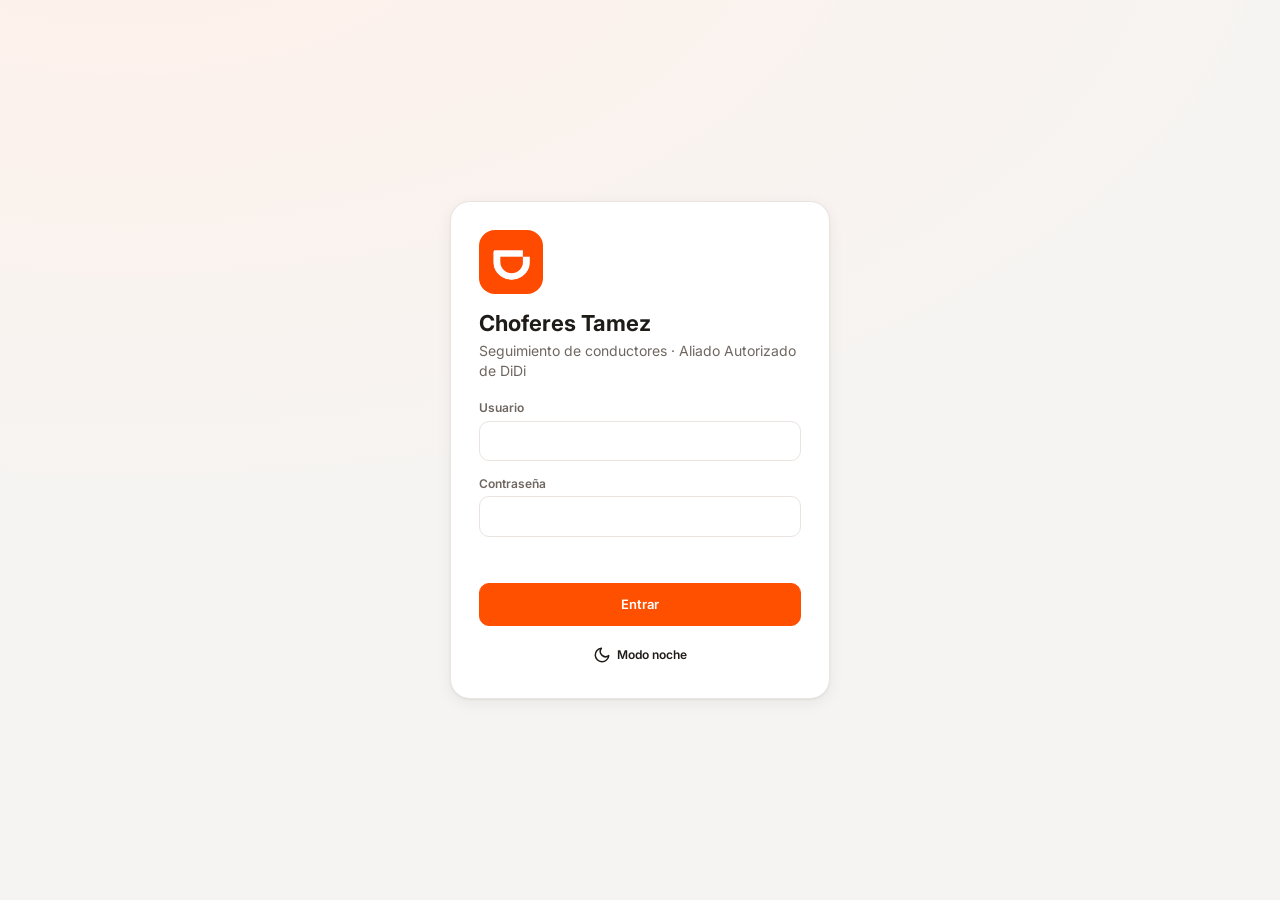
<file: web/index.html>
<!doctype html>
<html lang="es">
<head>
  <meta charset="utf-8">
  <meta name="viewport" content="width=device-width, initial-scale=1, viewport-fit=cover">
  <title>Choferes Tamez · DiDi</title>
  <meta name="theme-color" content="#ff5000">
  <link rel="icon" href="assets/didi-mark.jpg">
  <link rel="apple-touch-icon" href="assets/didi-mark.jpg">
  <link rel="preconnect" href="https://fonts.googleapis.com">
  <link href="https://fonts.googleapis.com/css2?family=Inter:wght@400;600;700;800&display=swap" rel="stylesheet">
  <link rel="stylesheet" href="css/styles.css?v=__V__">
  <script>
    // Aplica el tema antes de pintar para evitar parpadeo
    try { const t = localStorage.getItem('tema'); if (t === 'dark' || (!t && matchMedia('(prefers-color-scheme: dark)').matches)) document.documentElement.dataset.theme = 'dark'; } catch {}
  </script>
</head>
<body>
  <div id="root"></div>
  <div class="toasts" id="toasts"></div>
  <!-- Sin ?v: los módulos importan "../app.js" y una URL distinta crearía una segunda instancia del estado.
       Los .js se publican con Cache-Control: no-cache, así que siempre se revalidan. -->
  <script type="module" src="js/app.js"></script>
</body>
</html>
</file>
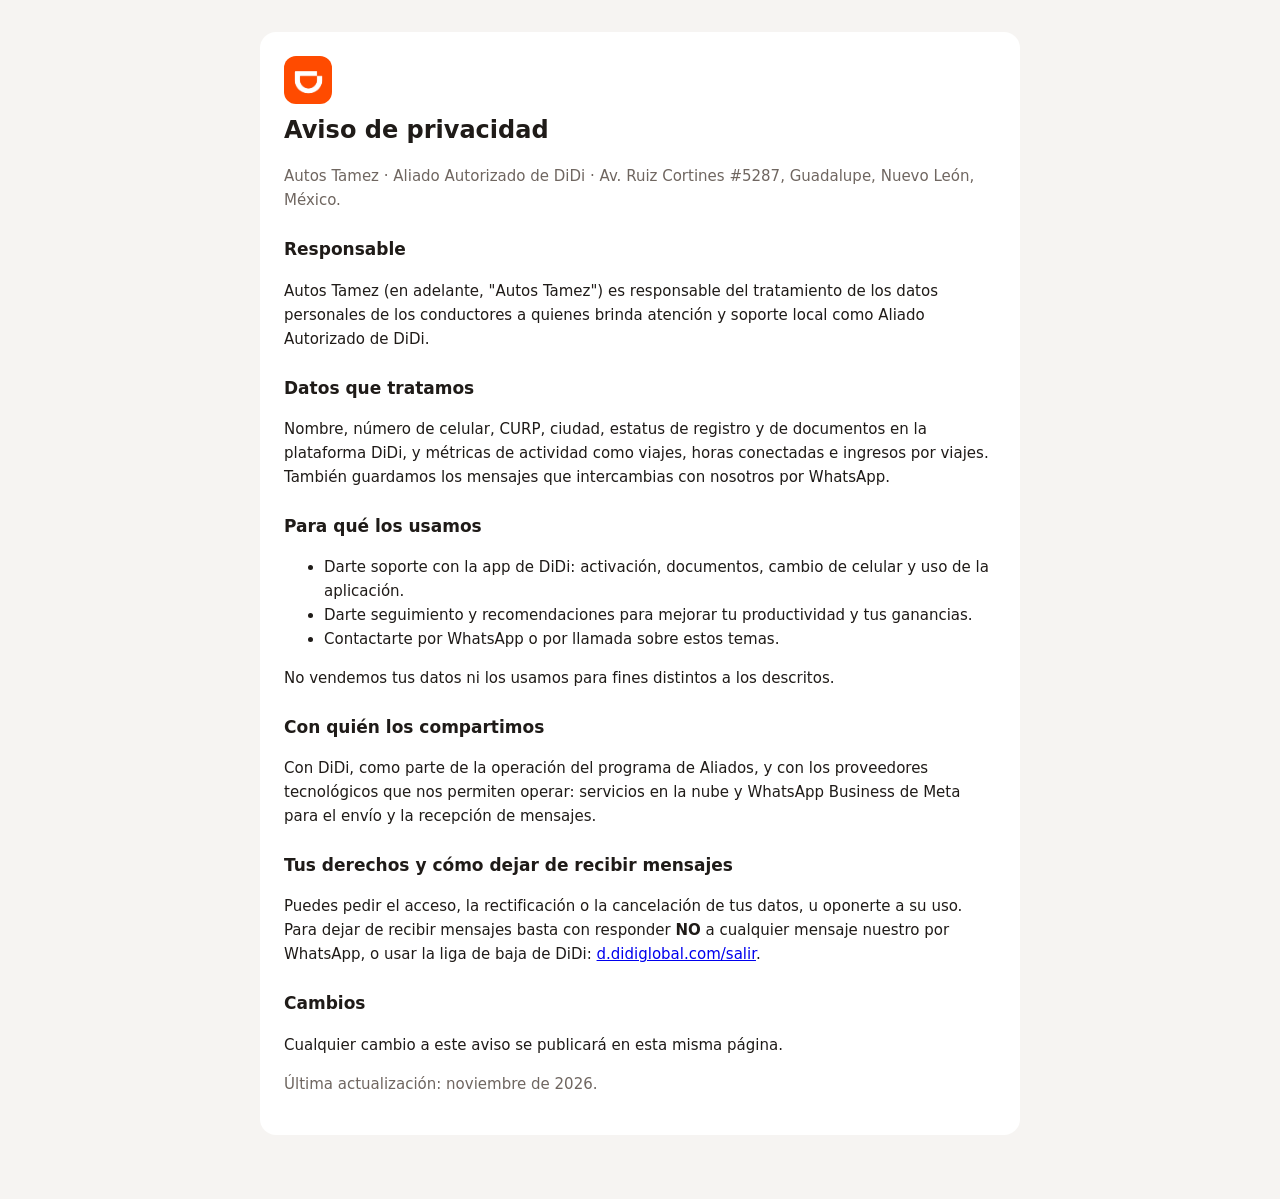
<file: web/privacidad.html>
<!doctype html>
<html lang="es">
<head>
  <meta charset="utf-8">
  <meta name="viewport" content="width=device-width, initial-scale=1">
  <title>Aviso de privacidad · Autos Tamez</title>
  <link rel="icon" href="assets/didi-mark.jpg">
  <style>
    :root { --bg: #f6f4f2; --text: #1f1b18; --muted: #6f6660; --brand: #ff5000; --surface: #fff; }
    @media (prefers-color-scheme: dark) { :root { --bg: #121212; --text: #ece8e4; --muted: #a49c95; --surface: #1c1b1a; } }
    body { margin: 0; background: var(--bg); color: var(--text); font: 15px/1.6 system-ui, -apple-system, "Segoe UI", Roboto, sans-serif; }
    main { max-width: 760px; margin: 0 auto; padding: 32px 16px 64px; }
    .card { background: var(--surface); border-radius: 16px; padding: 24px; }
    h1 { font-size: 24px; margin: 0 0 4px; } h2 { font-size: 17px; margin: 24px 0 6px; }
    .muted { color: var(--muted); } img { width: 48px; border-radius: 12px; }
  </style>
</head>
<body>
<main><div class="card">
  <img src="assets/didi-mark.jpg" alt="">
  <h1>Aviso de privacidad</h1>
  <p class="muted">Autos Tamez · Aliado Autorizado de DiDi · Av. Ruiz Cortines #5287, Guadalupe, Nuevo León, México.</p>

  <h2>Responsable</h2>
  <p>Autos Tamez (en adelante, "Autos Tamez") es responsable del tratamiento de los datos personales de los conductores a quienes brinda atención y soporte local como Aliado Autorizado de DiDi.</p>

  <h2>Datos que tratamos</h2>
  <p>Nombre, número de celular, CURP, ciudad, estatus de registro y de documentos en la plataforma DiDi, y métricas de actividad como viajes, horas conectadas e ingresos por viajes. También guardamos los mensajes que intercambias con nosotros por WhatsApp.</p>

  <h2>Para qué los usamos</h2>
  <ul>
    <li>Darte soporte con la app de DiDi: activación, documentos, cambio de celular y uso de la aplicación.</li>
    <li>Darte seguimiento y recomendaciones para mejorar tu productividad y tus ganancias.</li>
    <li>Contactarte por WhatsApp o por llamada sobre estos temas.</li>
  </ul>
  <p>No vendemos tus datos ni los usamos para fines distintos a los descritos.</p>

  <h2>Con quién los compartimos</h2>
  <p>Con DiDi, como parte de la operación del programa de Aliados, y con los proveedores tecnológicos que nos permiten operar: servicios en la nube y WhatsApp Business de Meta para el envío y la recepción de mensajes.</p>

  <h2>Tus derechos y cómo dejar de recibir mensajes</h2>
  <p>Puedes pedir el acceso, la rectificación o la cancelación de tus datos, u oponerte a su uso. Para dejar de recibir mensajes basta con responder <b>NO</b> a cualquier mensaje nuestro por WhatsApp, o usar la liga de baja de DiDi: <a href="https://d.didiglobal.com/salir">d.didiglobal.com/salir</a>.</p>

  <h2>Cambios</h2>
  <p>Cualquier cambio a este aviso se publicará en esta misma página.</p>
  <p class="muted">Última actualización: noviembre de 2026.</p>
</div></main>
</body>
</html>
</file>
<file: web/css/styles.css>
/* DIDI_Choferes_Tamez · estilos. Colores tomados del logo DiDi; modo noche con [data-theme="dark"]. */
:root {
  --brand: #ff5000;
  --brand-2: #ff7a3d;
  --brand-soft: #fff1ea;
  --brand-ink: #b33800;
  --bg: #f6f4f2;
  --surface: #ffffff;
  --surface-2: #faf8f6;
  --border: #e9e4df;
  --text: #1f1b18;
  --muted: #6f6660;
  --seg-a: #d92d20; --seg-a-bg: #fdecea;
  --seg-b: #1d5fd1; --seg-b-bg: #e8f0fd;
  --seg-c: #2f2a26; --seg-c-bg: #ecebea;
  --ok: #138a4d; --ok-bg: #e6f5ec;
  --warn: #b06a00; --warn-bg: #fff4dd;
  --bad: #c62828; --bad-bg: #fdecec;
  --wa: #1fa855;
  --shadow: 0 1px 2px rgba(31, 27, 24, .06), 0 4px 16px rgba(31, 27, 24, .06);
  --radius: 14px;
  --font: "Inter", system-ui, -apple-system, "Segoe UI", Roboto, sans-serif;
  color-scheme: light;
}
[data-theme="dark"] {
  --brand: #ff6a1f;
  --brand-2: #ff8b52;
  --brand-soft: #3a2418;
  --brand-ink: #ffb48a;
  --bg: #121212;
  --surface: #1c1b1a;
  --surface-2: #232120;
  --border: #33302d;
  --text: #ece8e4;
  --muted: #a49c95;
  --seg-a: #ff7b70; --seg-a-bg: #3b1b18;
  --seg-b: #7aa7ff; --seg-b-bg: #18233a;
  --seg-c: #d9d4cf; --seg-c-bg: #2e2c2a;
  --ok: #4cc785; --ok-bg: #16301f;
  --warn: #f0b049; --warn-bg: #352812;
  --bad: #ff7b7b; --bad-bg: #3a1a1a;
  --shadow: 0 1px 2px rgba(0, 0, 0, .4), 0 4px 16px rgba(0, 0, 0, .3);
  color-scheme: dark;
}

* { box-sizing: border-box; }
html, body { margin: 0; padding: 0; }
body { font-family: var(--font); background: var(--bg); color: var(--text); font-size: 14px; line-height: 1.45; -webkit-font-smoothing: antialiased; }
a { color: var(--brand); }
button, input, select, textarea { font: inherit; color: inherit; }
h1, h2, h3 { margin: 0; line-height: 1.2; }
h1 { font-size: 22px; } h2 { font-size: 17px; } h3 { font-size: 15px; }
.muted { color: var(--muted); }
.small { font-size: 12px; }
.hidden { display: none !important; }
.row { display: flex; gap: 8px; align-items: center; flex-wrap: wrap; }
.spacer { flex: 1; }
.nowrap { white-space: nowrap; }
.num { font-variant-numeric: tabular-nums; text-align: right; }

/* ---------- botones e inputs */
.btn { display: inline-flex; align-items: center; gap: 6px; border: 1px solid var(--border); background: var(--surface); padding: 8px 14px; border-radius: 10px; cursor: pointer; font-weight: 600; font-size: 13px; text-decoration: none; color: var(--text); transition: background .15s, border-color .15s, transform .05s; white-space: nowrap; }
.btn:hover { border-color: var(--brand-2); }
.btn:active { transform: translateY(1px); }
.btn:disabled { opacity: .5; cursor: not-allowed; }
.btn.primary { background: var(--brand); border-color: var(--brand); color: #fff; }
.btn.primary:hover { background: var(--brand-2); }
.btn.wa { background: var(--wa); border-color: var(--wa); color: #fff; }
.btn.ghost { background: transparent; border-color: transparent; }
.btn.ghost:hover { background: var(--surface-2); }
.btn.sm { padding: 5px 10px; font-size: 12px; border-radius: 8px; }
.btn.icon { padding: 6px; width: 34px; height: 34px; justify-content: center; }
.btn.danger { color: var(--bad); }
.input, select.input, textarea.input { width: 100%; padding: 9px 12px; border: 1px solid var(--border); border-radius: 10px; background: var(--surface); outline: none; }
.input:focus { border-color: var(--brand); box-shadow: 0 0 0 3px color-mix(in srgb, var(--brand) 18%, transparent); }
textarea.input { resize: vertical; min-height: 80px; }
label.field { display: grid; gap: 4px; font-size: 12px; font-weight: 600; color: var(--muted); }
label.field > .input { font-weight: 400; color: var(--text); font-size: 14px; }
.svg-i { width: 18px; height: 18px; flex: none; }

/* ---------- login */
.login-wrap { min-height: 100vh; display: grid; place-items: center; padding: 16px; background: radial-gradient(1200px 600px at 10% -10%, var(--brand-soft), transparent), var(--bg); }
.login-card { width: 100%; max-width: 380px; background: var(--surface); border: 1px solid var(--border); border-radius: 20px; padding: 28px; box-shadow: var(--shadow); }
.login-card .logo { width: 64px; height: 64px; border-radius: 16px; display: block; margin-bottom: 16px; }
.login-card form { display: grid; gap: 14px; margin-top: 18px; }
.err { color: var(--bad); font-size: 13px; min-height: 18px; }

/* ---------- layout */
.app { display: grid; grid-template-columns: 232px 1fr; min-height: 100vh; }
.side { background: var(--surface); border-right: 1px solid var(--border); padding: 16px 12px; display: flex; flex-direction: column; gap: 4px; position: sticky; top: 0; height: 100vh; }
.brand { display: flex; gap: 10px; align-items: center; padding: 4px 8px 16px; }
.brand img { width: 38px; height: 38px; border-radius: 10px; }
.brand b { display: block; font-size: 15px; }
.brand span { font-size: 11px; color: var(--muted); }
.nav a { display: flex; align-items: center; gap: 10px; padding: 9px 12px; border-radius: 10px; color: var(--text); text-decoration: none; font-weight: 600; font-size: 14px; }
.nav a:hover { background: var(--surface-2); }
.nav a.active { background: var(--brand-soft); color: var(--brand-ink); }
.nav a .badge { margin-left: auto; }
.side .foot { margin-top: auto; display: grid; gap: 8px; padding: 8px; border-top: 1px solid var(--border); }
.me { display: flex; align-items: center; gap: 10px; }
.avatar { width: 32px; height: 32px; border-radius: 50%; display: grid; place-items: center; font-weight: 700; font-size: 12px; color: #fff; flex: none; }
.main { min-width: 0; padding: 22px 26px 90px; }
.topbar { display: flex; align-items: center; gap: 12px; margin-bottom: 18px; flex-wrap: wrap; }
.live { display: inline-flex; align-items: center; gap: 6px; font-size: 12px; color: var(--muted); }
.live i { width: 8px; height: 8px; border-radius: 50%; background: var(--ok); box-shadow: 0 0 0 3px color-mix(in srgb, var(--ok) 25%, transparent); }
.live.off i { background: var(--muted); box-shadow: none; }
.mobile-nav { display: none; }

/* ---------- tarjetas y KPIs */
.card { background: var(--surface); border: 1px solid var(--border); border-radius: var(--radius); padding: 16px; box-shadow: var(--shadow); min-width: 0; }
.card > h2, .card > .card-h { margin-bottom: 12px; }
.card-h { display: flex; align-items: center; gap: 8px; }
.grid { display: grid; gap: 14px; }
.kpis { display: grid; grid-template-columns: repeat(auto-fit, minmax(160px, 1fr)); gap: 12px; margin-bottom: 14px; }
.kpi { background: var(--surface); border: 1px solid var(--border); border-radius: var(--radius); padding: 14px 16px; box-shadow: var(--shadow); cursor: default; }
.kpi.link { cursor: pointer; }
.kpi.link:hover { border-color: var(--brand-2); }
.kpi .lbl { font-size: 12px; color: var(--muted); font-weight: 600; display: flex; gap: 6px; align-items: center; }
.kpi .val { font-size: 28px; font-weight: 800; margin-top: 4px; font-variant-numeric: tabular-nums; }
.kpi .sub { font-size: 12px; color: var(--muted); margin-top: 2px; }
.cols-2 { display: grid; grid-template-columns: 1.4fr 1fr; gap: 14px; }
.cols-2b { display: grid; grid-template-columns: 1fr 1fr; gap: 14px; }

/* ---------- badges */
.badge { display: inline-flex; align-items: center; gap: 4px; padding: 2px 8px; border-radius: 999px; font-size: 11px; font-weight: 700; background: var(--surface-2); color: var(--muted); border: 1px solid var(--border); white-space: nowrap; }
.seg { display: inline-grid; place-items: center; min-width: 26px; height: 24px; border-radius: 7px; font-weight: 800; font-size: 12px; padding: 0 6px; }
.seg.A { background: var(--seg-a-bg); color: var(--seg-a); }
.seg.B { background: var(--seg-b-bg); color: var(--seg-b); }
.seg.C { background: var(--seg-c-bg); color: var(--seg-c); }
.seg.none { background: var(--surface-2); color: var(--muted); }
.b-ok { background: var(--ok-bg); color: var(--ok); border-color: transparent; }
.b-warn { background: var(--warn-bg); color: var(--warn); border-color: transparent; }
.b-bad { background: var(--bad-bg); color: var(--bad); border-color: transparent; }
.b-brand { background: var(--brand-soft); color: var(--brand-ink); border-color: transparent; }
.trend { font-size: 11px; font-weight: 700; }
.trend.up { color: var(--ok); } .trend.down { color: var(--bad); } .trend.flat { color: var(--muted); }

/* ---------- tabs y filtros */
.tabs { display: flex; gap: 6px; overflow-x: auto; padding-bottom: 2px; margin-bottom: 12px; scrollbar-width: none; }
.tab { border: 1px solid var(--border); background: var(--surface); padding: 7px 12px; border-radius: 999px; cursor: pointer; font-weight: 600; font-size: 13px; white-space: nowrap; display: inline-flex; gap: 6px; align-items: center; }
.tab.active { background: var(--text); color: var(--surface); border-color: var(--text); }
.tab .badge { background: transparent; border-color: currentColor; color: inherit; opacity: .8; }
.filters { display: grid; grid-template-columns: 2fr repeat(4, 1fr); gap: 8px; margin-bottom: 12px; }
.bulkbar { position: sticky; top: 8px; z-index: 5; display: flex; gap: 8px; align-items: center; flex-wrap: wrap; background: var(--text); color: var(--surface); padding: 10px 14px; border-radius: 12px; margin-bottom: 12px; box-shadow: var(--shadow); }
.bulkbar .btn { background: var(--surface); color: var(--text); }
.bulkbar .btn.primary { background: var(--brand); color: #fff; }
.bulkbar .input { background: var(--surface); color: var(--text); }

/* ---------- tabla */
.table-wrap { overflow-x: auto; border: 1px solid var(--border); border-radius: var(--radius); background: var(--surface); }
table.t { width: 100%; border-collapse: collapse; font-size: 13px; }
table.t th { text-align: left; font-size: 11px; text-transform: uppercase; letter-spacing: .03em; color: var(--muted); padding: 10px; background: var(--surface-2); border-bottom: 1px solid var(--border); position: sticky; top: 0; white-space: nowrap; cursor: default; }
table.t th.sortable { cursor: pointer; }
table.t td { padding: 9px 10px; border-bottom: 1px solid var(--border); vertical-align: middle; }
table.t tr:last-child td { border-bottom: 0; }
table.t tbody tr { cursor: pointer; }
table.t tbody tr:hover { background: var(--surface-2); }
table.t tbody tr.sel { background: var(--brand-soft); }
table.t input[type=checkbox] { width: 16px; height: 16px; accent-color: var(--brand); cursor: pointer; }
.name-cell b { display: block; font-weight: 700; }
.name-cell span { font-size: 12px; color: var(--muted); }
.pager { display: flex; gap: 8px; align-items: center; justify-content: flex-end; padding: 10px; }
.empty { text-align: center; padding: 40px 16px; color: var(--muted); }
.empty img { width: 56px; border-radius: 14px; opacity: .9; margin-bottom: 10px; }

/* ---------- barras */
.bar { height: 8px; border-radius: 999px; background: var(--surface-2); overflow: hidden; border: 1px solid var(--border); }
.bar > i { display: block; height: 100%; background: var(--brand); border-radius: 999px; }
.chart { width: 100%; height: auto; display: block; }
.chart text { fill: var(--muted); font-size: 11px; font-family: var(--font); }
.chart .v { fill: var(--text); font-weight: 700; }
.legend { display: flex; gap: 12px; font-size: 12px; color: var(--muted); flex-wrap: wrap; }
.legend i { display: inline-block; width: 10px; height: 10px; border-radius: 3px; margin-right: 4px; vertical-align: -1px; }

/* ---------- drawer / modal */
.scrim { position: fixed; inset: 0; background: rgba(0, 0, 0, .35); z-index: 40; animation: fade .15s; }
.drawer { position: fixed; top: 0; right: 0; bottom: 0; width: min(560px, 100vw); background: var(--bg); z-index: 41; overflow-y: auto; box-shadow: -8px 0 30px rgba(0, 0, 0, .18); animation: slide .2s ease-out; }
.drawer-h { position: sticky; top: 0; background: var(--surface); border-bottom: 1px solid var(--border); padding: 14px 18px; z-index: 2; }
.drawer-b { padding: 14px 18px 40px; display: grid; gap: 12px; }
.modal { position: fixed; z-index: 51; left: 50%; top: 50%; transform: translate(-50%, -50%); width: min(560px, calc(100vw - 24px)); max-height: calc(100vh - 32px); overflow-y: auto; background: var(--surface); border-radius: 18px; padding: 20px; box-shadow: 0 20px 60px rgba(0, 0, 0, .3); animation: pop .15s ease-out; }
.modal.wide { width: min(820px, calc(100vw - 24px)); }
.modal-scrim { z-index: 50; }
.modal h2 { margin-bottom: 12px; }
.modal .actions { display: flex; gap: 8px; justify-content: flex-end; margin-top: 16px; flex-wrap: wrap; }
@keyframes fade { from { opacity: 0; } }
@keyframes slide { from { transform: translateX(40px); opacity: 0; } }
@keyframes pop { from { transform: translate(-50%, -48%); opacity: 0; } }

.kv { display: grid; grid-template-columns: 140px 1fr; gap: 6px 12px; font-size: 13px; }
.kv dt { color: var(--muted); }
.kv dd { margin: 0; font-weight: 600; word-break: break-word; }
.docs { display: flex; flex-wrap: wrap; gap: 6px; }
.timeline { display: grid; gap: 10px; }
.tl { display: grid; grid-template-columns: 32px 1fr; gap: 10px; }
.tl .ic { width: 32px; height: 32px; border-radius: 50%; display: grid; place-items: center; background: var(--surface-2); border: 1px solid var(--border); }
.tl .ic.whatsapp { background: color-mix(in srgb, var(--wa) 15%, transparent); color: var(--wa); border-color: transparent; }
.tl .ic.llamada { background: var(--seg-b-bg); color: var(--seg-b); border-color: transparent; }
.tl .ic.asignacion, .tl .ic.import { background: var(--brand-soft); color: var(--brand-ink); border-color: transparent; }
.tl .meta { font-size: 12px; color: var(--muted); }
.tl .txt { white-space: pre-wrap; word-break: break-word; font-size: 13px; }
.tpl-preview { white-space: pre-wrap; background: var(--surface-2); border: 1px solid var(--border); border-radius: 12px; padding: 12px; font-size: 13px; max-height: 320px; overflow-y: auto; }
.tpl-list { display: grid; gap: 6px; }
.tpl-item { display: flex; align-items: center; gap: 8px; padding: 8px 10px; border: 1px solid var(--border); border-radius: 10px; cursor: pointer; background: var(--surface); }
.tpl-item.active { border-color: var(--brand); background: var(--brand-soft); }
.chips { display: flex; flex-wrap: wrap; gap: 6px; }
.chip { border: 1px dashed var(--border); padding: 2px 8px; border-radius: 8px; font-size: 12px; cursor: pointer; font-family: ui-monospace, monospace; background: var(--surface-2); }
.dropzone { border: 2px dashed var(--border); border-radius: var(--radius); padding: 36px 16px; text-align: center; background: var(--surface); cursor: pointer; transition: border-color .15s, background .15s; }
.dropzone.over { border-color: var(--brand); background: var(--brand-soft); }
.progress { height: 10px; border-radius: 999px; background: var(--surface-2); overflow: hidden; border: 1px solid var(--border); }
.progress > i { display: block; height: 100%; width: 0; background: linear-gradient(90deg, var(--brand), var(--brand-2)); transition: width .2s; }
.today { background: linear-gradient(135deg, var(--brand), var(--brand-2)); color: #fff; border: 0; }
.today .muted { color: rgba(255, 255, 255, .85); }
.today .btn { background: rgba(255, 255, 255, .18); border-color: rgba(255, 255, 255, .35); color: #fff; }
.today-items { display: grid; gap: 8px; margin-top: 10px; }
.today-item { display: flex; gap: 10px; align-items: center; background: rgba(255, 255, 255, .14); padding: 8px 10px; border-radius: 10px; }
.today-item .seg { background: #fff; }

/* ---------- toasts */
.toasts { position: fixed; bottom: 16px; left: 50%; transform: translateX(-50%); z-index: 60; display: grid; gap: 8px; width: min(440px, calc(100vw - 24px)); }
.toast { background: var(--text); color: var(--surface); padding: 10px 14px; border-radius: 12px; box-shadow: var(--shadow); display: flex; gap: 10px; align-items: center; animation: pop2 .2s; font-size: 13px; }
.toast.err { background: var(--bad); color: #fff; }
.toast .btn { background: var(--surface); color: var(--text); }
@keyframes pop2 { from { transform: translateY(10px); opacity: 0; } }

/* ---------- responsive */
.cards-mobile { display: none; }
@media (max-width: 1100px) {
  .cols-2, .cols-2b { grid-template-columns: 1fr; }
  .filters { grid-template-columns: 1fr 1fr; }
  .filters .search { grid-column: 1 / -1; }
}
@media (max-width: 820px) {
  .app { grid-template-columns: 1fr; }
  .side { display: none; }
  .main { padding: 14px 14px 96px; }
  .mobile-nav { display: flex; position: fixed; bottom: 0; left: 0; right: 0; background: var(--surface); border-top: 1px solid var(--border); z-index: 30; padding: 6px 4px calc(6px + env(safe-area-inset-bottom)); justify-content: space-around; }
  .mobile-nav a { display: grid; justify-items: center; gap: 2px; font-size: 10px; font-weight: 600; color: var(--muted); text-decoration: none; padding: 4px 8px; border-radius: 10px; }
  .mobile-nav a.active { color: var(--brand); }
  .mobile-top { display: flex !important; }
  .kpis { grid-template-columns: 1fr 1fr; }
  .kpi .val { font-size: 22px; }
  .table-desktop { display: none; }
  .cards-mobile { display: grid; gap: 8px; }
  .kv { grid-template-columns: 110px 1fr; }
}
.mobile-top { display: none; align-items: center; gap: 10px; margin-bottom: 12px; }
.mobile-top img { width: 32px; height: 32px; border-radius: 9px; }
.mobile-top .live span { display: none; }
.mcard { background: var(--surface); border: 1px solid var(--border); border-radius: 12px; padding: 12px; display: grid; gap: 8px; }
.mcard.sel { border-color: var(--brand); background: var(--brand-soft); }
.mcard .top { display: flex; gap: 10px; align-items: flex-start; }
.mcard .stats { display: flex; gap: 12px; font-size: 12px; color: var(--muted); flex-wrap: wrap; }
.mcard .stats b { color: var(--text); }

/* ---------- bandeja de WhatsApp */
.wa-wrap { display: grid; grid-template-columns: 340px 1fr; gap: 14px; align-items: start; }
.wa-list { padding: 12px; }
.wa-items { display: grid; gap: 4px; max-height: calc(100vh - 260px); overflow-y: auto; overflow-x: hidden; }
.wa-item > * { min-width: 0; }
.wa-item { padding: 9px 10px; border-radius: 10px; cursor: pointer; border: 1px solid transparent; display: grid; gap: 2px; }
.wa-item:hover { background: var(--surface-2); }
.wa-item.active { background: var(--brand-soft); border-color: var(--brand-2); }
.wa-chat { display: flex; flex-direction: column; min-height: 420px; }
.wa-msgs { flex: 1; display: flex; flex-direction: column; gap: 8px; max-height: calc(100vh - 340px); min-height: 240px; overflow-y: auto; padding: 4px 2px 10px; }
.wa-msg { max-width: 78%; padding: 8px 11px; border-radius: 14px; background: var(--surface-2); border: 1px solid var(--border); align-self: flex-start; }
.wa-msg.out { align-self: flex-end; background: color-mix(in srgb, var(--wa) 14%, var(--surface)); border-color: color-mix(in srgb, var(--wa) 30%, transparent); }
.wa-msg .txt { white-space: pre-wrap; word-break: break-word; font-size: 13px; }
.wa-msg .meta { font-size: 11px; color: var(--muted); text-align: right; margin-top: 3px; }
.wa-msg .tick { margin-left: 4px; letter-spacing: -2px; }
.wa-msg .tick.leido { color: #34b7f1; }
.wa-compose { border-top: 1px solid var(--border); padding-top: 10px; }
@media (max-width: 820px) {
  .wa-wrap { grid-template-columns: 1fr; }
  .wa-items { max-height: 260px; }
}
@media (max-width: 820px) {
  .mobile-nav { padding-left: 2px; padding-right: 2px; }
  .mobile-nav a { flex: 1 1 0; min-width: 0; padding: 4px 1px; font-size: 9.5px; }
  .mobile-nav a span { max-width: 100%; overflow: hidden; text-overflow: ellipsis; white-space: nowrap; }
}
</file>
